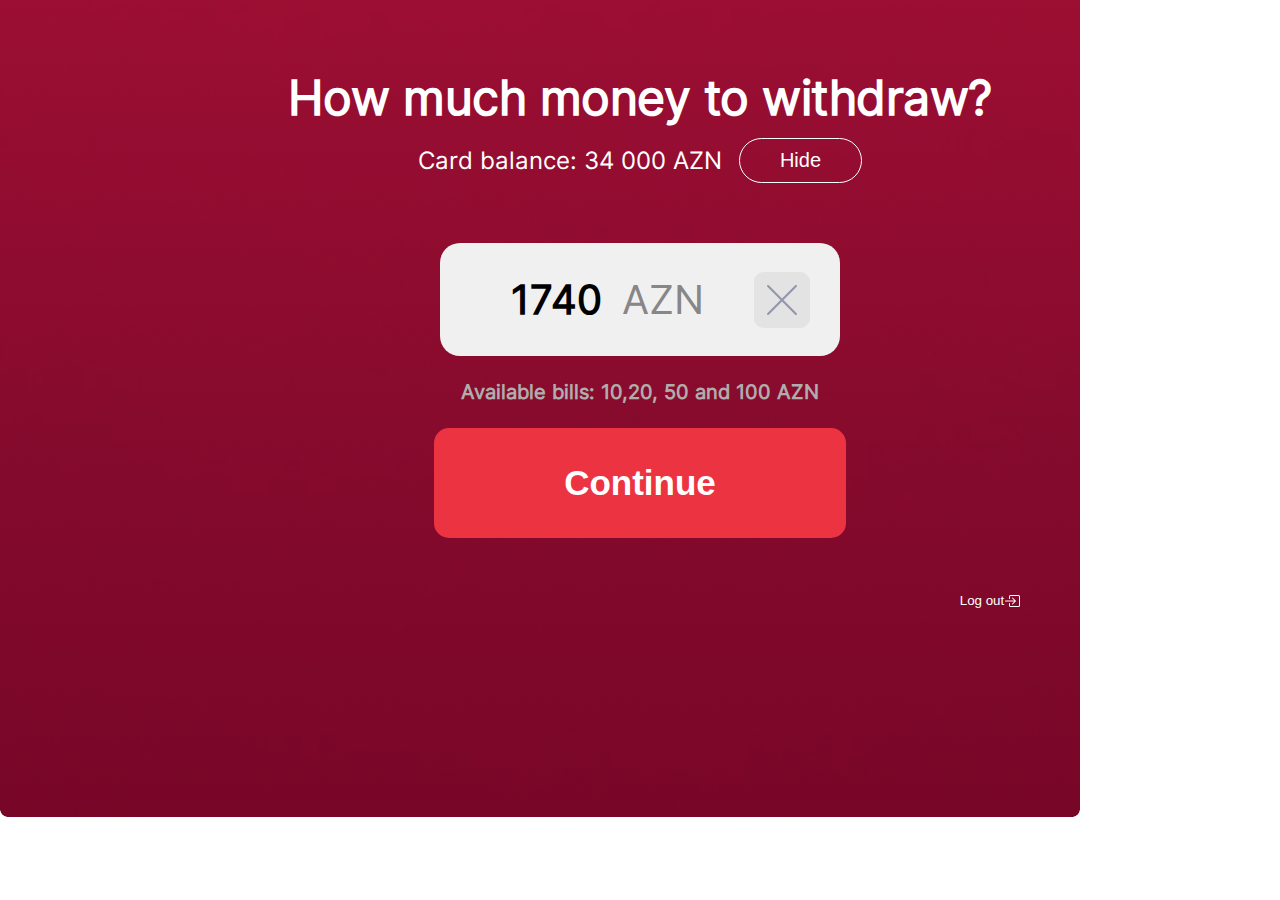
<file: Верстка/1 Test ready/index.html>
<html lang="en">
<head>
    <meta charset="UTF-8">
    <meta name="viewport" content="width=device-width, initial-scale=1.0">
    <title>Test 1</title>
    <link rel="stylesheet" href="style/style.css">
    
</head>
<body>
    <div class="countainer">
                    <div class="title"><strong>How much money to withdraw?</strong></div>

                                <div class="balance"> 
                                     <p class="balance-text">Card balance: 34 000 AZN</p>
                                     <button class="balance-btn">Hide</button>
                                </div>

                                <div class="money">
                                        <div class="money-text">
                                        <div class="money-sum"><strong>1740</strong></div>                           
                                        <div class="money-currency">AZN</div>
                                        </div>
                                        <div class="money-button">
                                            <button class="money-btn"></button>
                                    </div>                         
                                </div>

                                <div class="bills">
                                    <strong>Available bills: 10,20, 50 and 100 AZN</strong>
                                </div> 

                                <button class="continue"><strong>Continue</strong></button>

                                <div class="exit">
                                    <button class="out"> Log out
                                        <svg xmlns="http://www.w3.org/2000/svg" width="16" height="16" fill="currentColor" class="bi bi-box-arrow-in-right" viewBox="0 0 16 16">
                                        <path fill-rule="evenodd" d="M6 3.5a.5.5 0 0 1 .5-.5h8a.5.5 0 0 1 .5.5v9a.5.5 0 0 1-.5.5h-8a.5.5 0 0 1-.5-.5v-2a.5.5 0 0 0-1 0v2A1.5 1.5 0 0 0 6.5 14h8a1.5 1.5 0 0 0 1.5-1.5v-9A1.5 1.5 0 0 0 14.5 2h-8A1.5 1.5 0 0 0 5 3.5v2a.5.5 0 0 0 1 0v-2z"/>
                                        <path fill-rule="evenodd" d="M11.854 8.354a.5.5 0 0 0 0-.708l-3-3a.5.5 0 1 0-.708.708L10.293 7.5H1.5a.5.5 0 0 0 0 1h8.793l-2.147 2.146a.5.5 0 0 0 .708.708l3-3z"/>
                                      </svg>
                                    </button>  
                                </div>
                                
                                             
    </div>
    
</body>
</html>

<!-- <svg xmlns="http://www.w3.org/2000/svg" width="16" height="16" fill="currentColor" class="bi bi-box-arrow-in-right" viewBox="0 0 16 16">
    <path fill-rule="evenodd" d="M6 3.5a.5.5 0 0 1 .5-.5h8a.5.5 0 0 1 .5.5v9a.5.5 0 0 1-.5.5h-8a.5.5 0 0 1-.5-.5v-2a.5.5 0 0 0-1 0v2A1.5 1.5 0 0 0 6.5 14h8a1.5 1.5 0 0 0 1.5-1.5v-9A1.5 1.5 0 0 0 14.5 2h-8A1.5 1.5 0 0 0 5 3.5v2a.5.5 0 0 0 1 0v-2z"/>
    <path fill-rule="evenodd" d="M11.854 8.354a.5.5 0 0 0 0-.708l-3-3a.5.5 0 1 0-.708.708L10.293 7.5H1.5a.5.5 0 0 0 0 1h8.793l-2.147 2.146a.5.5 0 0 0 .708.708l3-3z"/> -->
</file>
<file: Верстка/1 Test ready/style/style.css>
@font-face {
    font-family: "Inter";
    src: url("../font/Inter.ttf") format("truetype");
    font-style: normal;
    font-weight: normal;
}

body{
    background: url("../images/background.png") no-repeat;
    font-family: "Inter";

}

.countainer{
    display: flex;
    flex-direction: column;
    align-items: center;
    gap: 24px;
}
.title {
    padding-top: 20px;
    font-family: "Inter";
    font-size: 48px;
    font-weight: 500px;
    line-height: normal;
    letter-spacing: -0.01em;
    text-align: center;
    color: white;
    height: 30px;
    margin-top: 40px;
}

.balance{
    display: flex;
    justify-content: center;
    align-items: center;
    gap: 17px;
}

.balance-text{
    color: white;
    font-size: 24px;
}

.balance-btn{
    background: transparent;
    font-size: 20px;
    color: white;
    padding: 10px 40px 10px 40px;
    border-radius: 40px;
    border: 1px solid white;
}

.balance-btn:active{
    background: rgb(190, 10, 70);
}


.money{
    display: flex;
    gap: 20px;
    align-items: center;
    justify-content: center;
    background-color: #f0f0f0;
    width: 300px;
    border-radius: 20px;
    margin-top: 20px;
    padding: 2px 50px 2px 50px;
}
 
.money-text{
    display: flex;
    font-size: 40px;
    padding: 30px 10px 30px 40px;
}

.money-currency{
    color: rgba(128, 128, 128, 0.966);
    padding-left: 20px;
    padding-right: 20px;
}

.money-btn{
    height: 56px;
    width: 56px;
    border: none;
    background: url("../elements/btn_cancel.svg") no-repeat;
    
}

.money-btn:active{
    height: 56px;
    width: 56px;
    border: none;
    background: url("../elements/btn_cancel_active.svg");
}

.bills{
    color:rgb(175, 173, 173);
    font-size: 20px;
}
.continue{
    justify-content: center;
    padding: 35px 130px 35px 130px;
    border-radius: 15px;
    border: none;
    background-color: rgb(236,51,66);
    color: white;
    font-size: 35px;
}

.continue:active{
    background: rgb(245, 111, 111);
}


.out{
    background: transparent;
    display: flex;
    border: none;
    color: white;
    margin-top: 20px;
    position: relative;
    top: 10px;
    left: 350px;
}
.out:active{
    background: rgb(190, 10, 70);
    border-radius: 10px;
}
</file>
